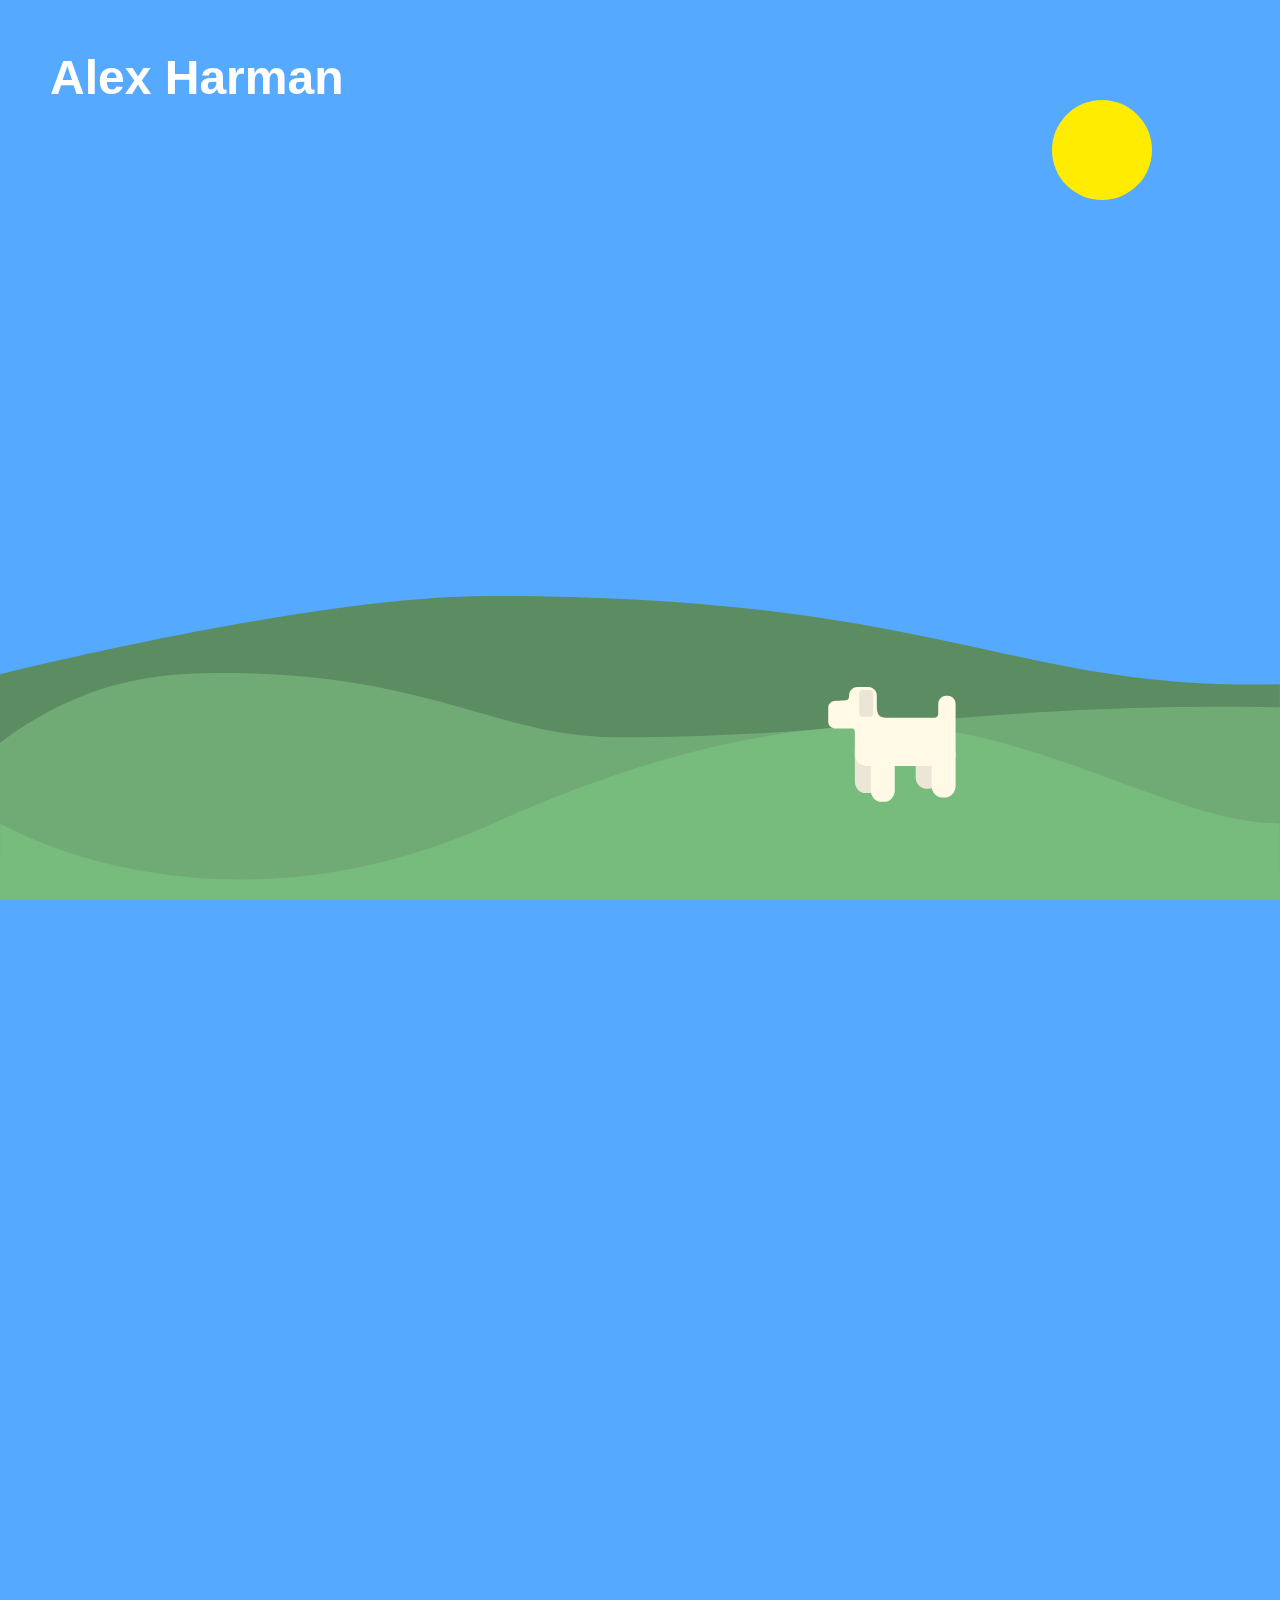
<file: index.html>
<!DOCTYPE html>
<html lang="en">
  <head>
    <meta charset="UTF-8">
    <title>Alex Harman</title>
    <meta name="description" content="A personal website for Alex Harman">
    <meta name="viewport" content="width=device-width,initial-scale=1">
    <link rel="stylesheet" href="style.css"/>
  </head>
  <body class="parallax-container">
    <header class="parallax-group downs-header">
      <h1 class="nameHeader">Alex Harman</h1>
      <div class="parallax-layer sun-layer">
        <img class="sun-image" src="assets/sun.svg" alt="sun"/>
      </div>
      <div class="parallax-layer hill-3-layer">
        <img class="hill-image" src="assets/hill-3.svg" alt="hill"/>
      </div>
      <div class="parallax-layer hill-2-layer">
        <img class="hill-image" src="assets/hill-2.svg" alt="hill"/>
      </div>
      <div class="parallax-layer hill-1-layer">
        <img class="hill-image" src="assets/hill-1.svg" alt="hill with dog"/>
      </div>
    </header>
    <main class="parallax-group content-container">
      <div class="content">
        <p>Hello, I'm Alex. I'm a software developer. You can find me at the links below.</p>
        <div class="links">
          <a class="links-item" href="https://github.com/AHarman">
            <img class="github-icon" alt="My GitHub page" src="assets/GitHub.png"/>
            Projects
          </a>
          <a class="links-item" href="https://www.linkedin.com/in/alexanderharman/">
            <img class="linkedin-icon" alt="My LinkedIn Profile" src="assets/LinkedIn.png"/>
            Profile
          </a>
          <a class="links-item" href="https://www.instagram.com/aleskharman/">
            <img class="instagram-icon" alt="Some of my photos" src="assets/Instagram.png"/>
            Pictures
          </a>
        </div>
        <p>
          I can also be contacted at via email at <a href="mailto:alex@alexharman.com">alex@alexharman.com</a>. The source code for this page can be found in <a href="https://www.github.com/AHarman/personal-site-2020">this repository</a>
        </p>
      </div>
    </main>
  </body>
</html>
</file>
<file: style.css>
.parallax-container {
  perspective: 2px;
  height: 100vh;
  overflow-x: hidden;
  overflow-y: auto;
  perspective-origin-x: 100%;
  background-color: #55a9fe; }

.parallax-layer {
  position: absolute;
  top: 0;
  right: 0;
  bottom: 0;
  left: 0;
  transform-origin-x: 100%; }
  @media (max-width: 768px) {
    .parallax-layer {
      transform: unset !important; } }

.parallax-group {
  position: relative;
  transform-style: preserve-3d; }

.downs-header {
  height: 100vmin; }
  .downs-header .sun-image {
    width: 100px;
    top: 100px;
    right: 10%;
    position: absolute; }
    @media (max-width: 768px) {
      .downs-header .sun-image {
        width: 50px;
        top: 50px; } }
    @media (max-width: 400px) {
      .downs-header .sun-image {
        top: 100px; } }
  .downs-header .hill-image {
    width: 100%;
    bottom: 0;
    position: absolute; }
  .downs-header .sun-layer {
    transform: translateZ(-10px) scale(6); }
  .downs-header .hill-2-layer {
    transform: translateZ(-1px) scale(1.5); }
  .downs-header .hill-3-layer {
    transform: translateZ(-2px) scale(2); }
  .downs-header .hill-2-layer .hill-image, .downs-header .hill-3-layer .hill-image {
    left: -10px;
    width: calc(100% + 10px);
    object-fit: contain;
    object-position: bottom; }
  .downs-header .nameHeader {
    position: sticky;
    top: 50px;
    left: 50px;
    margin: 0;
    z-index: 100;
    display: inline-block;
    font-size: 2rem; }
    @media (max-width: 768px) {
      .downs-header .nameHeader {
        position: absolute;
        left: 30px; } }

html {
  font-size: 24px;
  overflow: hidden; }
  @media (max-width: 768px) {
    html {
      font-size: 20px; } }

body {
  padding: 0;
  margin: 0;
  font-family: sans-serif;
  color: white; }

a {
  text-decoration: none; }
  a:hover, a:focus {
    text-decoration: underline; }

.content-container {
  background-color: #77bb7d;
  margin-top: -1px; }
  .content-container .content {
    box-sizing: border-box;
    padding: 50px 50px;
    max-width: 1024px;
    width: 100%;
    margin: 0 auto; }
    @media (max-width: 768px) {
      .content-container .content {
        padding: 50px 30px; } }

.links {
  display: flex;
  justify-content: space-between;
  align-items: center;
  padding: 20px 0;
  grid-column-gap: 10px; }
  @media (max-width: 400px) {
    .links {
      flex-direction: column; } }
  .links .links-item {
    display: block;
    flex: 1 1 0;
    max-width: 25%;
    min-width: 8ch;
    text-align: center;
    position: relative;
    color: white;
    bottom: 0;
    padding-top: 20px;
    transition: 0.3s ease-out;
    transition-property: bottom;
    font-size: 28px; }
    .links .links-item:visited {
      color: white; }
    .links .links-item:hover, .links .links-item:focus {
      text-decoration: underline;
      bottom: 20px; }
    @media (max-width: 768px) {
      .links .links-item {
        font-size: 24px; } }
    @media (max-width: 400px) {
      .links .links-item {
        max-width: 50%; } }
    .links .links-item img {
      object-fit: contain;
      margin-bottom: 30px;
      width: 100%; }
      @media (max-width: 400px) {
        .links .links-item img {
          margin-bottom: 10px; } }
</file>
